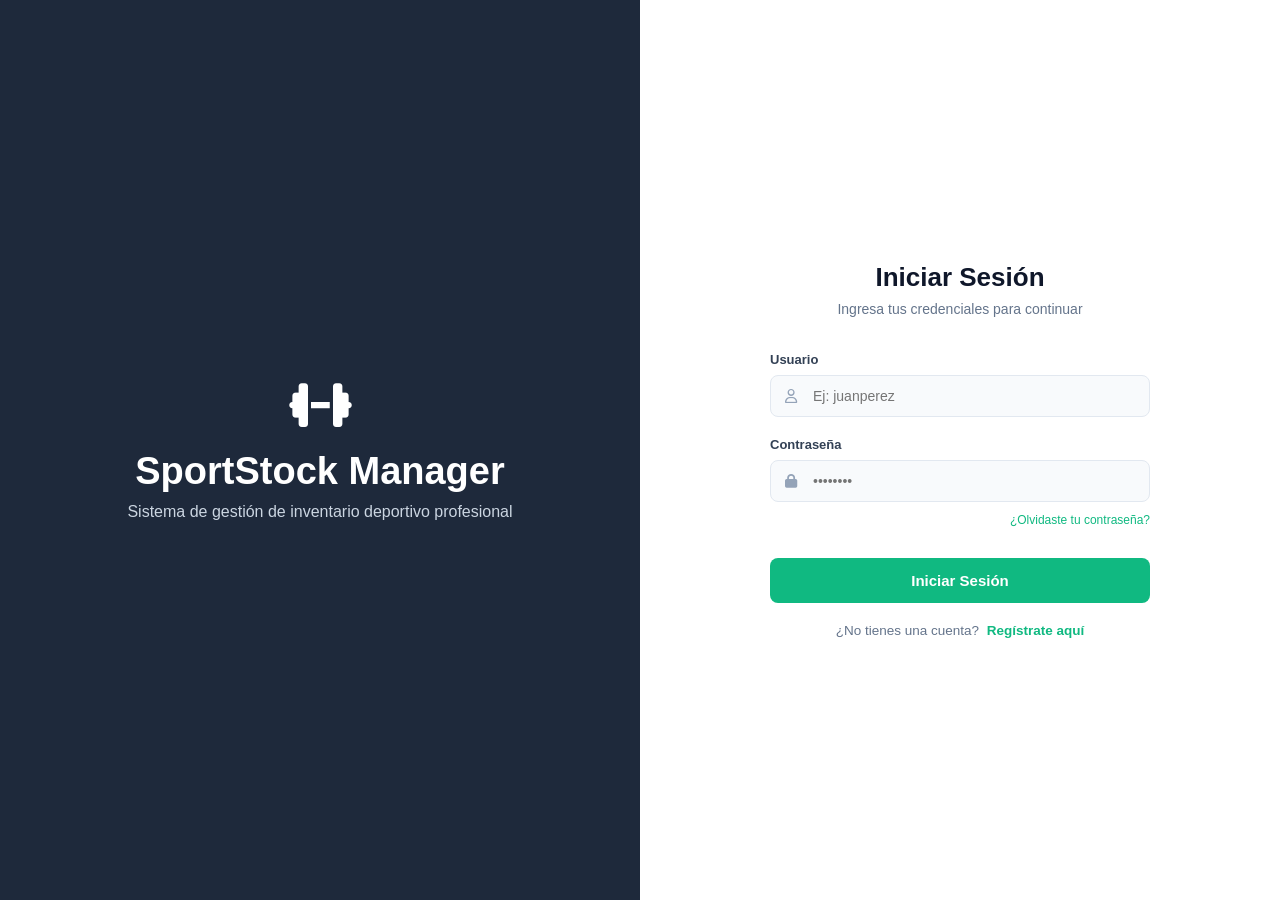
<file: html/index.html>
<!DOCTYPE html>
<html lang="es">

<head>
    <meta charset="UTF-8">
    <meta name="viewport" content="width=device-width, initial-scale=1.0">
    <meta http-equiv="X-UA-Compatible" content="IE=edge">
    <link rel="shortcut icon" href="img/icon.png" type="image/png" sizes="16x16">
    <link rel="stylesheet" href="/css/style.css">
    <link rel="stylesheet" href="https://cdnjs.cloudflare.com/ajax/libs/font-awesome/6.5.0/css/all.min.css">
    <title>Dashboard - SportStock</title>
</head>

<body>

    <div class="container">

        <aside class="sidebar dark-sidebar">
            <div class="logo">
                <i class="fas fa-dumbbell logo-icon"></i>
                <div>
                    <h2>SportStock</h2>
                    <p class="subtitle">Manager</p>
                </div>
            </div>

            <nav>
                <a href="index.html" class="active"><i class="fas fa-th-large"></i> Dashboard</a>
                <a href="inventario.html"><i class="fas fa-box"></i> Inventario</a>
                <!-- Solo aparece si es Administrador -->
                <a href="usuarios.html" id="nav-usuarios" style="display:none;"><i class="fas fa-users"></i> Usuarios</a>
                <a href="Reportes.html" id="nav-reportes"><i class="fas fa-file-alt"></i> Reportes</a>
            </nav>

            <div class="sidebar-footer">
                <p>© 2026 SportStock Manager</p>
                <p>Versión 1.0.0</p>
            </div>
        </aside>

        <main class="main-content dashboard-bg">

            <header class="top-header">
                <div class="welcome-section">
                    <!-- Se rellena dinámicamente con sesion.js -->
                    <h1 id="header-saludo">Bienvenido</h1>
                    <p id="dash-fecha"></p>
                </div>

                <div class="user-controls">
                    <div class="notification">
                        <i class="far fa-bell"></i>
                    </div>
                    <div class="user-profile">
                        <div class="user-info">
                            <!-- Se rellena dinámicamente con sesion.js -->
                            <span class="user-name" id="header-nombre"></span>
                            <span class="user-role" id="header-rol"></span>
                        </div>
                        <!-- Avatar generado automáticamente según el usuario -->
                        <img id="header-avatar" src="" alt="Perfil" class="avatar">
                    </div>
                    <!-- Salir llama a cerrarSesion() de sesion.js -->
                    <button onclick="cerrarSesion()" class="btn-logout-top">
                        <i class="fas fa-sign-out-alt"></i> Salir
                    </button>
                </div>
            </header>

            <div class="dashboard-cards">
                <div class="stat-card">
                    <div class="stat-info">
                        <h3>Total Productos</h3>
                        <h2 id="dash-total-productos">0</h2>
                        <p class="trend up">+12% vs mes anterior</p>
                    </div>
                    <div class="stat-icon blue-icon"><i class="fas fa-cube"></i></div>
                </div>

                <div class="stat-card">
                    <div class="stat-info">
                        <h3>Productos Bajos en Stock</h3>
                        <h2 id="dash-bajos-stock">0</h2>
                        <p class="trend neutral">Requieren atención</p>
                    </div>
                    <div class="stat-icon red-icon"><i class="fas fa-exclamation"></i></div>
                </div>

                <div class="stat-card">
                    <div class="stat-info">
                        <h3>Ventas Recientes</h3>
                        <h2>342</h2>
                        <p class="trend neutral">Últimos 7 días</p>
                    </div>
                    <div class="stat-icon green-icon"><i class="fas fa-shopping-cart"></i></div>
                </div>

                <div class="stat-card">
                    <div class="stat-info">
                        <h3>Valor Total Inventario</h3>
                        <h2 id="dash-valor-total">$0</h2>
                        <p class="trend up">+8% este mes</p>
                    </div>
                    <div class="stat-icon purple-icon"><i class="fas fa-chart-line"></i></div>
                </div>
            </div>

            <div class="dashboard-grid">

                <div class="dashboard-panel">
                    <h3 class="panel-title">Actividad Reciente</h3>
                    <div class="list-container" id="dash-actividad-reciente">
                    </div>
                </div>

                <div class="dashboard-panel panel-alert">
                    <h3 class="panel-title"><i class="fas fa-exclamation-circle text-red"></i> Alerta de Stock Bajo</h3>
                    <div class="list-container" id="dash-alertas-stock">
                    </div>
                </div>

            </div>

        </main>
    </div>

    <!-- sesion.js PRIMERO: verifica sesión, rellena header y expone cerrarSesion() -->
    <script src="../js/sesion.js"></script>
    <script src="../js/dashboard.js"></script>
</body>

</html>
</file>
<file: css/style.css>
/*  RESET Y ESTRUCTURA PRINCIPAL */
* {
  margin: 0;
  padding: 0;
  box-sizing: border-box;
  font-family: 'Segoe UI', Tahoma, Geneva, Verdana, sans-serif;
}

body {
  background-color: #f8fafc;
  margin: 0;
  padding: 0;
}

.container {
  display: flex;
  min-height: 100vh;
  width: 100%;
}

.main-content {
  flex: 1;
  padding: 30px 40px;
  height: 100vh;
  overflow-y: auto;
}

/*  MENÚ LATERAL OSCURO (Sidebar) */
.sidebar {
  width: 260px;
  flex-shrink: 0;
  background-color: #1e293b;
  color: white;
  display: flex;
  flex-direction: column;
  padding: 20px 0;
  min-height: 100vh;
}

.sidebar .logo {
  padding: 0 20px;
  display: flex;
  align-items: center;
  gap: 15px;
  margin-bottom: 30px;
}

.logo-icon {
  color: #10b981;
  font-size: 28px;
}

.logo h2 {
  font-size: 20px;
  font-weight: 600;
  color: #ffffff;
}

.logo .subtitle {
  font-size: 13px;
  color: #94a3b8;
  margin-top: -2px;
}

.sidebar nav {
  display: flex;
  flex-direction: column;
  gap: 8px;
  padding: 0 15px;
}

.sidebar nav a {
  display: flex;
  align-items: center;
  gap: 12px;
  padding: 12px 15px;
  border-radius: 8px;
  text-decoration: none;
  font-size: 15px;
  color: #cbd5e1;
  transition: 0.2s;
}

.sidebar nav a:hover {
  background-color: #334155;
  color: white;
}

.sidebar nav a.active {
  background-color: #10b981;
  color: white;
  font-weight: 500;
}

.sidebar-footer {
  margin-top: auto;
  padding: 20px;
  font-size: 11px;
  color: #64748b;
  border-top: 1px solid #334155;
}

/*  ENCABEZADOS (Headers) */
.top-header {
  display: flex;
  justify-content: space-between;
  align-items: center;
  margin-bottom: 30px;
}

.welcome-section h1 {
  font-size: 22px;
  color: #0f172a;
  margin-bottom: 4px;
}

.welcome-section p {
  font-size: 14px;
  color: #64748b;
}

.user-controls {
  display: flex;
  align-items: center;
  gap: 20px;
}

.notification {
  position: relative;
  font-size: 20px;
  color: #64748b;
  cursor: pointer;
}

.badge-num {
  position: absolute;
  top: -5px;
  right: -5px;
  background: #ef4444;
  color: white;
  font-size: 10px;
  font-weight: bold;
  padding: 2px 5px;
  border-radius: 50%;
  border: 2px solid #f8fafc;
}

.user-profile {
  display: flex;
  align-items: center;
  gap: 10px;
}

.user-info {
  text-align: right;
}

.user-name {
  display: block;
  font-weight: 600;
  font-size: 14px;
  color: #0f172a;
}

.user-role {
  display: block;
  font-size: 12px;
  color: #64748b;
}

.avatar {
  width: 35px;
  height: 35px;
  border-radius: 50%;
}

.btn-logout-top {
  color: #ef4444;
  text-decoration: none;
  font-size: 14px;
  font-weight: 500;
  border: 1px solid #fee2e2;
  padding: 6px 12px;
  border-radius: 6px;
  transition: 0.3s;
  display: flex;
  align-items: center;
  gap: 6px;
}

.btn-logout-top:hover {
  background: #fee2e2;
}

.header-tables {
  display: flex;
  justify-content: space-between;
  align-items: center;
  margin-bottom: 25px;
}

.header-tables h1 {
  margin: 0;
  font-size: 26px;
  color: #0f172a;
}

.header-tables p {
  margin: 0;
  color: #64748b;
  margin-top: 5px;
  font-size: 14px;
}

.btn-add {
  background: #10b981;
  color: white;
  border: none;
  padding: 10px 16px;
  border-radius: 8px;
  cursor: pointer;
  display: flex;
  gap: 8px;
  align-items: center;
  font-weight: 600;
  transition: 0.3s;
  text-decoration: none;
}

.btn-add:hover {
  background: #059669;
}

/*  DASHBOARD: TARJETAS Y PANELES */
.dashboard-cards {
  display: grid;
  grid-template-columns: repeat(4, 1fr);
  gap: 20px;
  margin-bottom: 30px;
}

.stat-card {
  background: white;
  padding: 20px;
  border-radius: 12px;
  display: flex;
  justify-content: space-between;
  align-items: center;
  box-shadow: 0 1px 3px rgba(0, 0, 0, 0.05);
}

.stat-info h3 {
  font-size: 13px;
  color: #64748b;
  font-weight: 500;
  margin-bottom: 8px;
}

.stat-info h2 {
  font-size: 24px;
  color: #0f172a;
  margin-bottom: 8px;
}

.trend {
  font-size: 12px;
}

.trend.up {
  color: #64748b;
}

.trend.neutral {
  color: #94a3b8;
}

.stat-icon {
  width: 45px;
  height: 45px;
  border-radius: 10px;
  display: flex;
  justify-content: center;
  align-items: center;
  font-size: 20px;
}

.blue-icon {
  background: #eff6ff;
  color: #3b82f6;
}

.red-icon {
  background: #fef2f2;
  color: #ef4444;
}

.green-icon {
  background: #f0fdf4;
  color: #22c55e;
}

.purple-icon {
  background: #faf5ff;
  color: #a855f7;
}

.dashboard-grid {
  display: grid;
  grid-template-columns: 1.5fr 1fr;
  gap: 20px;
}

.dashboard-panel {
  background: white;
  border-radius: 12px;
  padding: 20px;
  box-shadow: 0 1px 3px rgba(0, 0, 0, 0.05);
}

.panel-title {
  font-size: 16px;
  color: #0f172a;
  margin-bottom: 20px;
}

.panel-alert {
  border-left: 4px solid #ef4444;
}

.text-red {
  color: #ef4444;
}

.list-item {
  display: flex;
  align-items: center;
  padding: 12px 0;
  border-bottom: 1px solid #f1f5f9;
}

.list-item:last-child {
  border-bottom: none;
}

.item-icon {
  width: 36px;
  height: 36px;
  border-radius: 8px;
  display: flex;
  justify-content: center;
  align-items: center;
  margin-right: 15px;
}

.blue-light-icon {
  background: #eff6ff;
  color: #3b82f6;
}

.item-details h4 {
  font-size: 14px;
  color: #0f172a;
  margin-bottom: 2px;
}

.item-details p {
  font-size: 12px;
  color: #64748b;
}

.item-stock {
  margin-left: auto;
  font-size: 13px;
  font-weight: 500;
}

.stock-green {
  color: #10b981;
}

.stock-red {
  color: #ef4444;
}

.alert-item {
  background: #fdf2f8;
  padding: 15px;
  border-radius: 8px;
  margin-bottom: 10px;
  border-bottom: none;
}

.alert-badge {
  margin-left: auto;
  background: #ef4444;
  color: white;
  padding: 4px 10px;
  border-radius: 99px;
  font-size: 12px;
  font-weight: 600;
}

/*  TABLAS (Inventario y Usuarios) */
.table-container {
  background: white;
  border-radius: 12px;
  padding: 20px;
  box-shadow: 0 1px 3px rgba(0, 0, 0, 0.05);
  width: 100%;
  overflow-x: auto;
}

.table-container table {
  width: 100%;
  border-collapse: collapse;
  font-size: 14px;
}

.table-container th,
.table-container td {
  padding: 15px 10px;
  text-align: left;
  border-bottom: 1px solid #f1f5f9;
  color: #334155;
}

.table-container th {
  font-weight: 600;
  color: #64748b;
  font-size: 13px;
  text-transform: uppercase;
  letter-spacing: 0.5px;
}

.table-container tr:hover {
  background: #f8fafc;
}

.edit {
  background: none;
  border: none;
  color: #3b82f6;
  font-weight: 500;
  cursor: pointer;
  margin-right: 15px;
  display: inline-flex;
  align-items: center;
  gap: 6px;
  font-size: 14px;
  text-decoration: none;
}

.delete {
  background: none;
  border: none;
  color: #ef4444;
  font-weight: 500;
  cursor: pointer;
  display: inline-flex;
  align-items: center;
  gap: 6px;
  font-size: 14px;
  text-decoration: none;
}

.inventory-footer {
  display: flex;
  justify-content: space-between;
  padding-top: 20px;
  color: #64748b;
  font-size: 14px;
}

.badge {
  padding: 5px 10px;
  border-radius: 999px;
  font-size: 12px;
  font-weight: 600;
  display: inline-block;
  text-align: center;
}

.stock.high,
.status-active {
  background: #dcfce7;
  color: #16a34a;
}

.stock.low {
  background: #fef3c7;
  color: #d97706;
}

.stock.verylow {
  background: #fee2e2;
  color: #b91c1c;
}

.role-admin {
  background-color: #f3e8ff;
  color: #7e22ce;
}

.role-employee {
  background-color: #e0e7ff;
  color: #4338ca;
}

.status-inactive {
  background-color: #f1f5f9;
  color: #64748b;
}

/*  PANTALLAS DE LOGIN / REGISTRO */
.login-container {
  display: flex;
  height: 100vh;
  width: 100%;
}

.login-left {
  flex: 1;
  background-color: #1e293b;
  color: white;
  display: flex;
  flex-direction: column;
  justify-content: center;
  align-items: center;
  text-align: center;
  padding: 40px;
}

.login-left h1 {
  font-size: 38px;
  margin-bottom: 10px;
  font-weight: 700;
  color: #ffffff;
}

.login-left p {
  font-size: 16px;
  color: #cbd5e1;
}

.login-right {
  flex: 1;
  background: #ffffff;
  display: flex;
  justify-content: center;
  align-items: center;
  padding: 40px;
}

.login-form-container {
  width: 100%;
  max-width: 380px;
  text-align: center;
}

.login-form-container h2 {
  font-size: 26px;
  color: #0f172a;
  margin-bottom: 8px;
}

.login-subtitle {
  color: #64748b;
  font-size: 14px;
  margin-bottom: 35px;
}

.input-group {
  margin-bottom: 20px;
  text-align: left;
}

.input-group label {
  display: block;
  font-size: 13px;
  font-weight: 600;
  color: #334155;
  margin-bottom: 8px;
}

.input-with-icon {
  position: relative;
  display: flex;
  align-items: center;
}

.input-with-icon i {
  position: absolute;
  left: 15px;
  color: #94a3b8;
  font-size: 14px;
}

.input-with-icon input {
  width: 100%;
  padding: 12px 12px 12px 42px;
  border: 1px solid #e2e8f0;
  border-radius: 8px;
  background-color: #f8fafc;
  font-size: 14px;
  color: #0f172a;
  outline: none;
  transition: all 0.3s;
}

.input-with-icon input:focus {
  border-color: #10b981;
  background-color: #ffffff;
}

.btn-login {
  width: 100%;
  padding: 14px;
  background-color: #10b981;
  color: white;
  border: none;
  border-radius: 8px;
  font-size: 15px;
  font-weight: 600;
  cursor: pointer;
  transition: 0.3s;
  margin-top: 10px;
}

.btn-login:hover {
  background-color: #059669;
}

.forgot-password-container {
  text-align: right;
  margin-top: 8px;
}

.forgot-password {
  font-size: 12px;
  color: #10b981;
  text-decoration: none;
  font-weight: 500;
  transition: 0.3s;
}

.forgot-password:hover {
  color: #059669;
  text-decoration: underline;
}

.register-container {
  margin-top: 20px;
  font-size: 13.5px;
  color: #64748b;
}

.register-link {
  color: #10b981;
  text-decoration: none;
  font-weight: 600;
  margin-left: 4px;
  transition: 0.3s;
}

.register-link:hover {
  color: #059669;
  text-decoration: underline;
}

/*  BARRA DE BÚSQUEDA Y DETALLES DE TABLA (Inventario) */
.filters-bar {
  display: flex;
  gap: 20px;
  margin-bottom: 25px;
  background: white;
  padding: 15px 20px;
  border-radius: 12px;
  box-shadow: 0 1px 3px rgba(0, 0, 0, 0.05);
}

.search-box {
  flex: 1;
  position: relative;
  display: flex;
  align-items: center;
}

.search-box i {
  position: absolute;
  left: 15px;
  color: #94a3b8;
}

.search-box input {
  width: 100%;
  padding: 10px 10px 10px 40px;
  border: 1px solid #e2e8f0;
  border-radius: 8px;
  background-color: #f8fafc;
  outline: none;
  font-size: 14px;
  color: #334155;
  transition: 0.3s;
}

.filter-select {
  width: 250px;
  padding: 10px 15px;
  border: 1px solid #e2e8f0;
  border-radius: 8px;
  background-color: #f8fafc;
  outline: none;
  font-size: 14px;
  color: #334155;
  cursor: pointer;
}

.filter-select:focus {
  border-color: #10b981;
}

.text-price {
  color: #10b981;
  font-weight: 600;
}

.stock-alert {
  color: #ef4444;
  font-weight: 600;
  display: inline-flex;
  align-items: center;
  gap: 5px;
  background: #fee2e2;
  padding: 3px 8px;
  border-radius: 6px;
}

.btn-action {
  background: white;
  border-radius: 6px;
  padding: 6px 12px;
  font-size: 13px;
  cursor: pointer;
  display: inline-flex;
  align-items: center;
  gap: 6px;
  transition: 0.2s;
  font-weight: 500;
}

.btn-action.edit {
  border: 1px solid #bfdbfe;
  color: #2563eb;
}

.btn-action.edit:hover {
  background: #eff6ff;
  border-color: #3b82f6;
}

.btn-action.delete {
  border: 1px solid #fecaca;
  color: #dc2626;
}

.btn-action.delete:hover {
  background: #fef2f2;
  border-color: #ef4444;
}

/* Contenedor Modal */
.modal {
  display: none;
  position: fixed;
  z-index: 1000;
  left: 0;
  top: 0;
  width: 100%;
  height: 100%;
  background-color: rgba(0, 0, 0, 0.6);
  justify-content: center;
  align-items: center;
}

/* Caja blanca del formulario */
.modal-content {
  background-color: #ffffff;
  padding: 30px;
  border-radius: 12px;
  width: 400px;
  box-shadow: 0 5px 15px rgba(0, 0, 0, 0.3);
}

.modal-content h2 {
  margin-top: 0;
  color: #1f2937;
}

.form-group {
  margin-bottom: 15px;
}

.form-group label {
  display: block;
  margin-bottom: 5px;
  font-weight: bold;
}

.form-group input {
  width: 100%;
  padding: 8px;
  border: 1px solid #ddd;
  border-radius: 4px;
}

.btn-nuevo-producto {
  background-color: #0d8b4e;
  color: white;
  font-weight: bold;
  border: none;
  border-radius: 8px;
  padding: 10px 18px;
  cursor: pointer;
  font-size: 15px;
  display: flex;
  align-items: center;
  gap: 8px;
  transition: all 0.3s ease;
}

.btn-nuevo-producto:hover {
  background-color: #0b7c45;
}

/* =========================================
   DISEÑO DEL MODAL DE AGREGAR PRODUCTO
   ========================================= */

/* Estilo principal de la caja blanca del modal */
.modal-content {
  background-color: #ffffff;
  border-radius: 12px;
  padding: 25px 30px;
  box-shadow: 0 10px 25px rgba(0, 0, 0, 0.2);
  width: 100%;
  max-width: 450px;
  /* Evita que sea excesivamente ancho */
  margin: 0 auto;
}

/* Título del modal */
.modal-content h2 {
  margin-top: 0;
  color: #1e293b;
  /* Un gris muy oscuro, más suave que el negro puro */
  font-size: 22px;
  border-bottom: 1px solid #e2e8f0;
  /* Línea separadora sutil */
  padding-bottom: 15px;
  margin-bottom: 20px;
}

/* Grupos de inputs */
.form-group {
  margin-bottom: 16px;
  display: flex;
  flex-direction: column;
  text-align: left;
}

/* Etiquetas (Labels) */
.form-group label {
  font-weight: 600;
  color: #475569;
  margin-bottom: 6px;
  font-size: 13px;
  text-transform: uppercase;
  /* Da un toque más técnico/profesional */
  letter-spacing: 0.5px;
}

/* Campos de texto y números */
.form-group input,
.form-group select {
  padding: 10px 12px;
  border: 1px solid #cbd5e1;
  border-radius: 6px;
  font-size: 14px;
  color: #334155;
  background-color: #f8fafc;
  transition: all 0.3s ease;
}

/* Efecto al hacer clic dentro del campo (Focus) */
.form-group input:focus {
  outline: none;
  background-color: #ffffff;
  border-color: #0d8b4e;
  /* Usa tu color verde */
  box-shadow: 0 0 0 3px rgba(13, 139, 78, 0.15);
  /* Resplandor verde */
}

/* Para poner Precio y Stock uno al lado del otro */
.form-row {
  display: flex;
  gap: 15px;
}

.half-width {
  flex: 1;
}

.half-width input {
  width: 100%;
  box-sizing: border-box;
}

/* Zona de botones */
.modal-actions {
  display: flex;
  justify-content: flex-end;
  /* Empuja los botones a la derecha */
  gap: 12px;
  /* Espacio entre botones */
  margin-top: 25px;
  padding-top: 15px;
}

/* Botón Cancelar */
.btn-cancelar {
  background-color: #f1f5f9;
  color: #475569;
  border: none;
  padding: 10px 18px;
  border-radius: 6px;
  cursor: pointer;
  font-weight: 600;
  font-size: 14px;
  transition: background-color 0.3s ease;
}

.btn-cancelar:hover {
  background-color: #e2e8f0;
  color: #0f172a;
}

/* Botón Guardar (Principal) */
.btn-guardar {
  background-color: #0d8b4e;
  color: white;
  border: none;
  padding: 10px 20px;
  border-radius: 6px;
  cursor: pointer;
  font-weight: 600;
  font-size: 14px;
  box-shadow: 0 2px 4px rgba(13, 139, 78, 0.2);
  transition: all 0.3s ease;
}

.btn-guardar:hover {
  background-color: #0b7c45;
  box-shadow: 0 4px 8px rgba(13, 139, 78, 0.3);
  transform: translateY(-1px);
  /* Ligero salto al pasar el mouse */
}

.reportes-grid {
  display: grid;
  grid-template-columns: repeat(3, 1fr);
  gap: 24px;
  margin-bottom: 30px;
}

.reporte-card {
  background: white;
  border-radius: 14px;
  padding: 28px 24px 24px;
  box-shadow: 0 1px 4px rgba(0, 0, 0, 0.07);
  display: flex;
  flex-direction: column;
  gap: 14px;
}

.reporte-card-icon {
  width: 52px;
  height: 52px;
  border-radius: 12px;
  display: flex;
  align-items: center;
  justify-content: center;
  font-size: 22px;
  color: white;
}

.icon-blue {
  background: #3b82f6;
}

.icon-green {
  background: #10b981;
}

.icon-red {
  background: #ef4444;
}

.reporte-card h3 {
  font-size: 17px;
  color: #0f172a;
  margin: 0;
}

.reporte-card p {
  font-size: 13px;
  color: #64748b;
  margin: 0;
}

.reporte-card .reporte-fecha {
  font-size: 12px;
  color: #94a3b8;
}

.btn-pdf {
  background: #1e293b;
  color: white;
  border: none;
  border-radius: 8px;
  padding: 12px;
  font-size: 14px;
  font-weight: 600;
  cursor: pointer;
  display: flex;
  align-items: center;
  justify-content: center;
  gap: 8px;
  transition: 0.3s;
  margin-top: auto;
}

.btn-pdf:hover {
  background: #0f172a;
}

.proximamente-box {
  background: white;
  border-radius: 14px;
  padding: 28px 24px;
  box-shadow: 0 1px 4px rgba(0, 0, 0, 0.07);
}

.proximamente-box h3 {
  font-size: 17px;
  color: #0f172a;
  margin-bottom: 10px;
}

.proximamente-box p {
  font-size: 14px;
  color: #64748b;
  line-height: 1.6;
  margin: 0;
}

.mensaje-alert {
  padding: 12px 15px;
  border-radius: 8px;
  margin-bottom: 15px;
  display: none;
  font-size: 14px;
  font-weight: 500;
  animation: slideDown 0.3s ease-out;
}

.mensaje-alert.error {
  background-color: #fee2e2;
  color: #991b1b;
  border: 1px solid #fca5a5;
  display: block;
}

.mensaje-alert.exito {
  background-color: #dcfce7;
  color: #166534;
  border: 1px solid #86efac;
  display: block;
}

@keyframes slideDown {
  from {
    opacity: 0;
    transform: translateY(-10px);
  }

  to {
    opacity: 1;
    transform: translateY(0);
  }
}

.btn-login:disabled {
  opacity: 0.6;
  cursor: not-allowed;
}

.requisitos {
  margin: -8px 0 12px 0;
  padding: 10px 14px;
  background: #f8fafc;
  border: 1px solid #e2e8f0;
  border-radius: 8px;
  display: none;
}

.requisito {
  font-size: 12px;
  margin: 4px 0;
  display: flex;
  align-items: center;
  gap: 8px;
  color: #94a3b8;
  transition: color 0.2s;
}

.requisito.cumple {
  color: #10b981;
}

.requisito.falla {
  color: #ef4444;
}

.requisito i {
  width: 14px;
}
</file>
